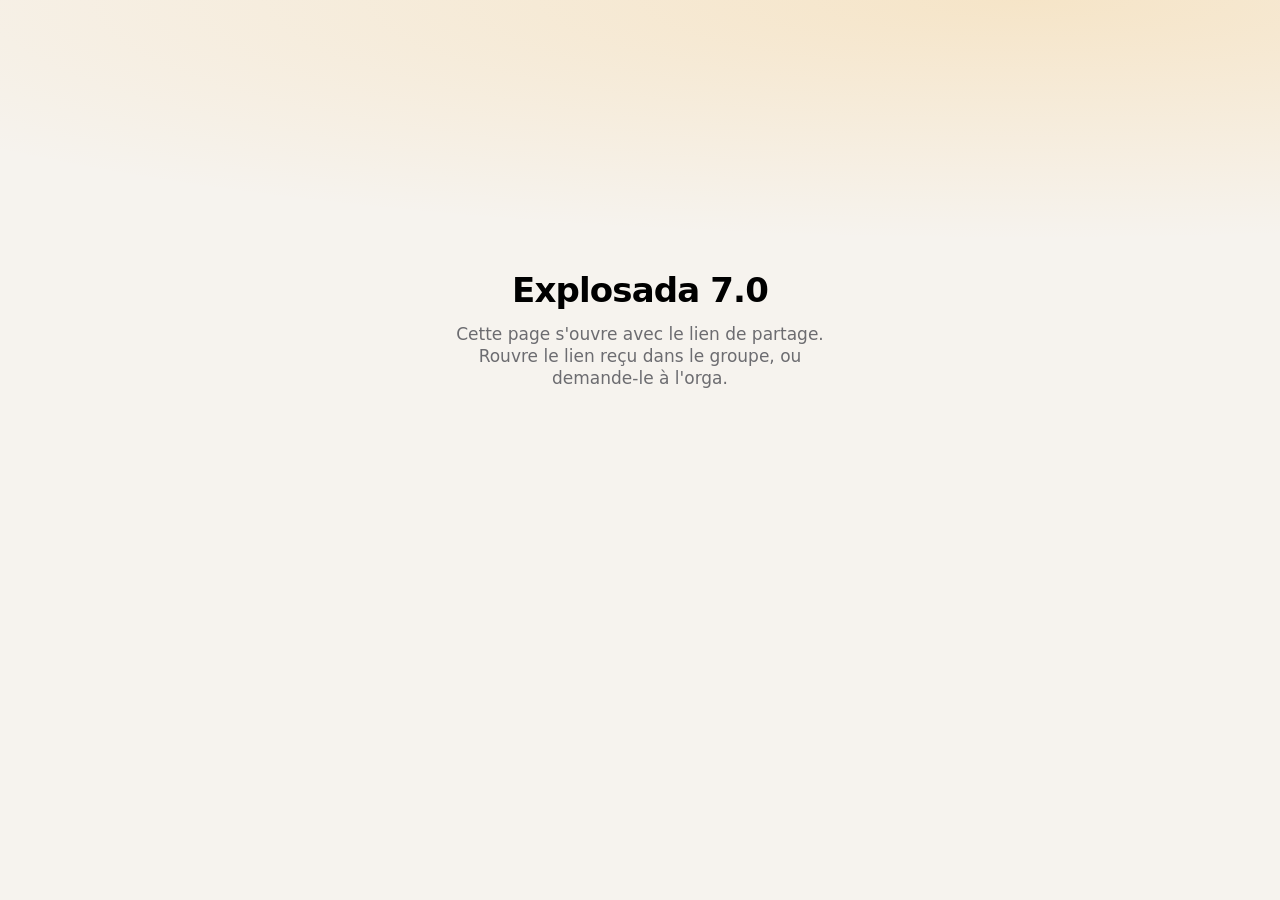
<file: index.html>
<!doctype html>
<html lang="fr">
<head>
<meta charset="utf-8">
<meta name="viewport" content="width=device-width,initial-scale=1,viewport-fit=cover,interactive-widget=resizes-content">
<title>Explosada 7.0</title>
<meta name="robots" content="noindex, nofollow">
<meta name="referrer" content="no-referrer">
<meta http-equiv="Content-Security-Policy" content="default-src 'self'; script-src 'self'; style-src 'self' https://fonts.googleapis.com; font-src https://fonts.gstatic.com; img-src 'self' https: data:; connect-src 'self' https://script.google.com https://script.googleusercontent.com; base-uri 'none'; form-action 'self'; object-src 'none'">
<meta name="color-scheme" content="light">
<meta name="theme-color" content="#f2f2f7">
<meta name="apple-mobile-web-app-title" content="Explosada">
<link rel="icon" href="data:image/svg+xml,%3Csvg xmlns='http://www.w3.org/2000/svg' viewBox='0 0 24 24'%3E%3Crect width='24' height='24' rx='6' fill='%23f59e0b'/%3E%3Cpath d='M5.5 11.5 12 6l6.5 5.5V18h-4v-4.5h-5V18h-4z' fill='none' stroke='%23fff' stroke-width='2' stroke-linejoin='round'/%3E%3C/svg%3E">
<link rel="preconnect" href="https://fonts.googleapis.com">
<link rel="preconnect" href="https://fonts.gstatic.com" crossorigin>
<link href="https://fonts.googleapis.com/css2?family=Bricolage+Grotesque:opsz,wght@12..96,700;12..96,800&display=swap" rel="stylesheet">
<link rel="stylesheet" href="style.css?v=202611081120">
</head>
<body>
<section class="lock" id="lock" hidden>
  <h1>Explosada 7.0</h1>
  <p id="lock-text">Cette page s'ouvre avec le lien de partage. Rouvre le lien reçu dans le groupe, ou demande-le à l'orga.</p>
</section>

<main class="app" id="app">
  <header class="top">
    <canvas class="sky" id="sky" aria-hidden="true"></canvas>
    <div class="title-row">
      <h1>Explosada 7.0</h1>
      <button type="button" class="avatar" id="who-btn" aria-label="Changer de prénom"></button>
    </div>
    <p class="subtitle">On cherche la maison · 31 déc. → 3 janv. · <span id="countdown"></span></p>
  </header>

  <section class="group people" aria-label="Nombre de personnes">
    <div>
      <p class="people-n"><output id="nb">35</output> personnes</p>
      <p class="people-cap" id="cap"></p>
    </div>
    <div class="stepper" id="stepper">
      <button type="button" id="less" aria-label="Une personne de moins">−</button>
      <button type="button" id="more" aria-label="Une personne de plus">+</button>
    </div>
  </section>

  <a class="group swipe-entry ins-entry" id="ins-link" href="inscription.html" hidden>
    <span class="swipe-ico" aria-hidden="true">✓</span>
    <span class="swipe-text"><b id="ins-title">Je viens !</b><small id="ins-sub"></small></span>
  </a>

  <button type="button" class="group swipe-entry" id="swipe-open" hidden>
    <span class="swipe-text"><b>Mode swipe</b><small id="swipe-sub"></small></span>
  </button>

  <div class="seg-bar"><div class="seg" id="tabs" role="group" aria-label="Lieux"></div></div>

  <div class="list-head">
    <h2 class="list-count" id="count"></h2>
    <div class="sort">
      <button type="button" class="sort-btn" id="swipe-mini" hidden>Swipe</button>
      <button type="button" class="sort-btn" id="sort-btn" aria-haspopup="menu" aria-expanded="false" aria-controls="sort-menu"></button>
      <div class="menu" id="sort-menu" role="menu" aria-label="Trier" hidden></div>
    </div>
  </div>
  <ul class="group list" id="list"><li class="empty">Chargement des lieux…</li></ul>
  <p class="list-foot" id="note"></p>

  <div class="group" id="add-group"><button type="button" class="add-row" id="add">Ajouter un lieu</button></div>

  <section class="sec" id="activity" hidden>
    <h2 class="sec-h">Dernières actions</h2>
    <div class="group" id="activity-list"></div>
  </section>

  <footer class="foot">
    <div class="group" id="sheet-group" hidden><a class="link-row" id="sheet-link" target="_blank" rel="noopener">Ouvrir le tableau Google</a></div>
    <p id="mode"></p>
    <p>Laissés de côté, trop chers : Château Lacoste (11 183 €), Domaine de Sourbil (8 854 €), Château Arize (8 544 €), Domaine 37 pers. de Saint-Élix (8 100 €).</p>
    <p>Prix relevés en ligne le 29/10/2026 pour les 3 nuits, avant négociation. Annonces relues le 30/10 : dispo, couchages, cuisine, fête, chauffage.</p>
  </footer>
</main>

<dialog class="deck" id="swipe" aria-labelledby="swipe-title">
  <div class="nav">
    <button type="button" class="nav-btn" id="swipe-close">Fermer</button>
    <h2 id="swipe-title">Swipe <span class="deck-count" id="swipe-count"></span></h2>
    <span></span>
  </div>
  <div class="deck-stack" tabindex="-1" autofocus><div class="deck-frame" id="swipe-stack"></div></div>
  <div class="deck-btns">
    <button type="button" class="round small" id="swipe-undo" aria-label="Revenir au lieu précédent"></button>
    <button type="button" class="round big nope" id="swipe-nope" aria-label="Bof : 1 étoile"></button>
    <button type="button" class="round big like" id="swipe-like" aria-label="J'adore : 5 étoiles"></button>
    <button type="button" class="round small" id="swipe-skip" aria-label="Passer sans noter"></button>
  </div>
  <p class="deck-help" id="swipe-help" hidden>À droite 5 étoiles, à gauche 1, vers le haut tu passes. Touche la photo pour la suivante.</p>
</dialog>

<dialog class="sheet" id="place" aria-label="Fiche du lieu"></dialog>

<dialog class="sheet compact" id="who" aria-labelledby="who-title">
  <form method="dialog" id="whoform" novalidate>
    <div class="nav">
      <span></span>
      <h2 id="who-title">Bienvenue</h2>
      <button type="submit" class="nav-btn strong">OK</button>
    </div>
    <div class="sheet-body">
      <p class="who-lead">C'est qui ? Ton prénom s'affiche à côté de ce que tu fais : appels, notes, avis.</p>
      <div class="group"><input class="solo" id="whoname" type="text" maxlength="30" autocomplete="given-name" autocapitalize="words" enterkeyhint="done" placeholder="Tom" aria-label="Ton prénom"></div>
      <p class="msg" id="whomsg" role="alert"></p>
      <p class="sec-f" id="who-list"></p>
    </div>
  </form>
</dialog>

<dialog class="alert" id="ask" aria-labelledby="ask-title" aria-describedby="ask-text">
  <div class="alert-body">
    <h2 id="ask-title"></h2>
    <p id="ask-text"></p>
  </div>
  <div class="alert-btns">
    <button type="button" id="ask-no" class="strong"></button>
    <button type="button" id="ask-yes"></button>
  </div>
</dialog>

<dialog class="sheet" id="dlg" aria-labelledby="add-title">
  <form method="dialog" id="addform" novalidate>
    <div class="nav">
      <button type="button" class="nav-btn" id="cancel">Annuler</button>
      <h2 id="add-title">Nouveau lieu</h2>
      <button type="submit" class="nav-btn strong" id="addok">Ajouter</button>
    </div>
    <div class="sheet-body">
      <div class="group">
        <label class="field"><span>Nom</span><input name="nom" maxlength="80" placeholder="Château de…"></label>
        <label class="field"><span>Annonce</span><input name="lien" type="url" inputmode="url" placeholder="https://…"></label>
        <label class="field"><span>Photo</span><input name="photo" type="url" inputmode="url" placeholder="lien de l'image"></label>
      </div>
      <div class="group">
        <label class="field"><span>Prix 3 nuits</span><input name="prix" type="number" min="0" step="50" inputmode="numeric" placeholder="€"></label>
        <label class="field"><span>Couchages</span><input name="couchages" maxlength="60" placeholder="36"></label>
        <label class="field"><span>Téléphone</span><input name="tel" type="tel" maxlength="40" placeholder="05…"></label>
      </div>
      <div class="group">
        <label class="field toggle"><span>Libre en ligne<small>Pas besoin d'appeler</small></span><input name="enligne" type="checkbox" role="switch"></label>
      </div>
      <p class="msg" id="addmsg" role="alert"></p>
    </div>
  </form>
</dialog>

<div class="toast" id="toast" role="status" aria-live="polite"></div>
<script src="config.js?v=202611081120"></script>
<script src="data.js?v=202611081120"></script>
<script src="sky.js?v=202611081120"></script>
<script src="swipe.js?v=202611081120"></script>
<script src="app.js?v=202611081120"></script>
</body>
</html>
</file>
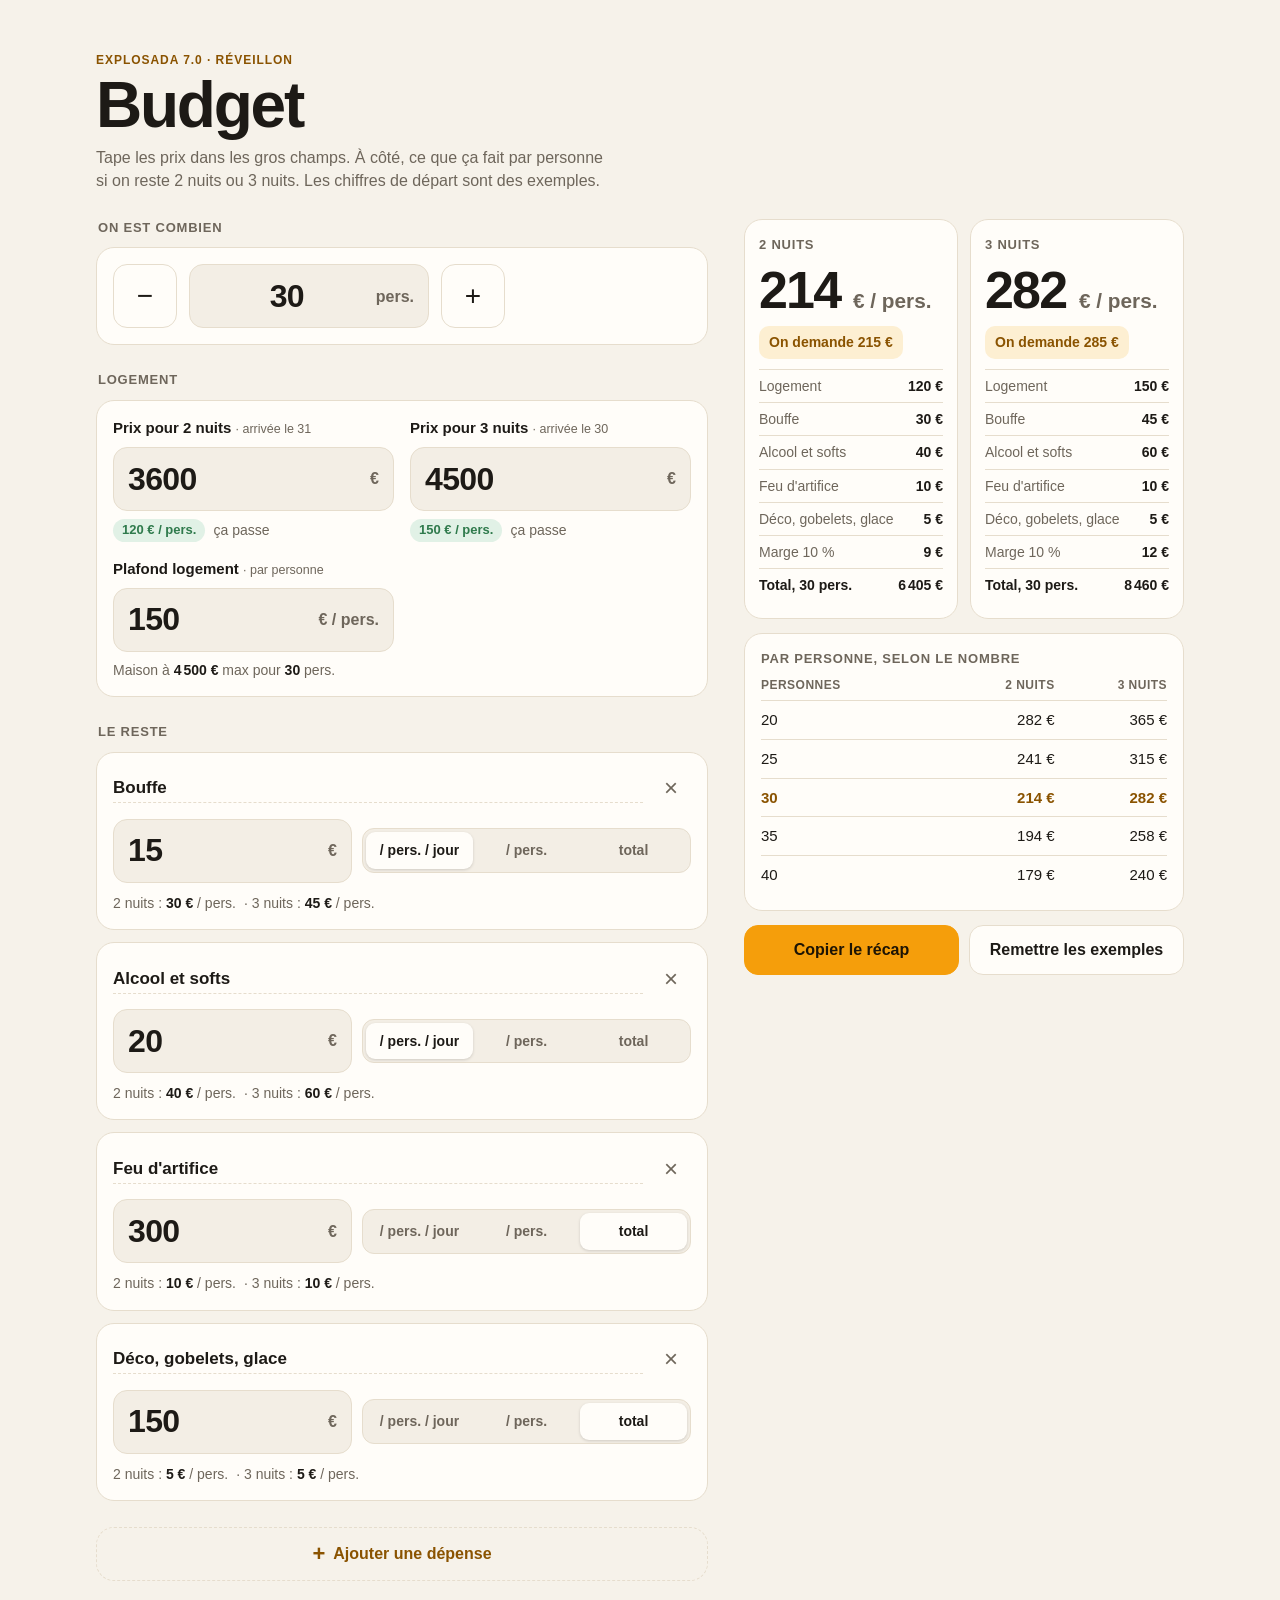
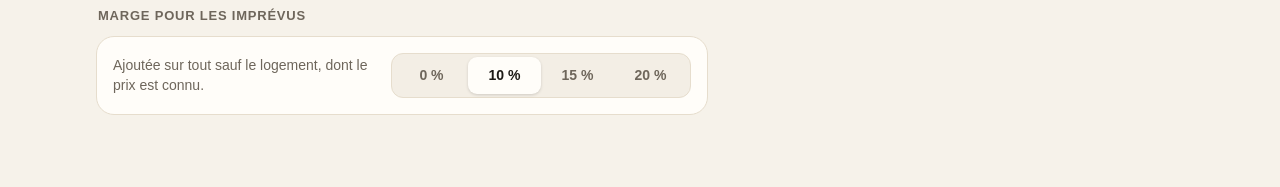
<file: budget/index.html>
<!doctype html>
<html lang="fr">
<head>
<meta charset="utf-8">
<meta name="viewport" content="width=device-width, initial-scale=1, viewport-fit=cover">
<meta http-equiv="Content-Security-Policy" content="default-src 'self'; script-src 'self'; style-src 'self' https://fonts.googleapis.com; font-src https://fonts.gstatic.com; img-src 'self' data:; connect-src 'none'; base-uri 'none'; form-action 'none'; object-src 'none'">
<meta name="referrer" content="no-referrer">
<meta name="robots" content="noindex">
<meta name="theme-color" media="(prefers-color-scheme: light)" content="#f6f2ea">
<meta name="theme-color" media="(prefers-color-scheme: dark)" content="#15120f">
<meta name="color-scheme" content="light dark">
<title>Budget Explosada</title>
<link rel="preconnect" href="https://fonts.googleapis.com">
<link rel="preconnect" href="https://fonts.gstatic.com" crossorigin>
<link href="https://fonts.googleapis.com/css2?family=Bricolage+Grotesque:opsz,wght@12..96,600..800&display=swap" rel="stylesheet">
<link rel="stylesheet" href="style.css?v=1">
</head>
<body>
<main class="wrap">
  <header>
    <p class="eyebrow">Explosada 7.0 · réveillon</p>
    <h1>Budget</h1>
    <p class="lede">Tape les prix dans les gros champs. À côté, ce que ça fait par personne si on reste 2 nuits ou 3 nuits. Les chiffres de départ sont des exemples.</p>
  </header>

  <div class="grid">
    <form class="form" id="form" autocomplete="off">
      <section class="sec">
        <h2>On est combien</h2>
        <div class="card people">
          <button type="button" class="ic" data-step="-1" aria-label="Une personne de moins">−</button>
          <div class="box"><input id="n" inputmode="numeric" aria-label="Nombre de personnes"><span class="suf">pers.</span></div>
          <button type="button" class="ic" data-step="1" aria-label="Une personne de plus">+</button>
        </div>
      </section>

      <section class="sec">
        <h2>Logement</h2>
        <div class="card tiles">
          <div class="tile">
            <label for="log2">Prix pour 2 nuits <small>· arrivée le 31</small></label>
            <div class="box"><input id="log2" inputmode="decimal" placeholder="0"><span class="suf">€</span></div>
            <div class="res" id="res2"></div>
          </div>
          <div class="tile">
            <label for="log3">Prix pour 3 nuits <small>· arrivée le 30</small></label>
            <div class="box"><input id="log3" inputmode="decimal" placeholder="0"><span class="suf">€</span></div>
            <div class="res" id="res3"></div>
          </div>
          <div class="tile">
            <label for="plafond">Plafond logement <small>· par personne</small></label>
            <div class="box"><input id="plafond" inputmode="decimal"><span class="suf">€ / pers.</span></div>
            <div class="res" id="resmax"></div>
          </div>
        </div>
      </section>

      <section class="sec">
        <h2>Le reste</h2>
        <div class="items" id="items"></div>
      </section>

      <button type="button" class="add" id="add"><span aria-hidden="true">+</span> Ajouter une dépense</button>

      <section class="sec">
        <h2>Marge pour les imprévus</h2>
        <div class="card marge">
          <p>Ajoutée sur tout sauf le logement, dont le prix est connu.</p>
          <div class="seg" id="marge" role="group" aria-label="Marge"></div>
        </div>
      </section>
    </form>

    <aside class="out" id="detail" aria-live="polite">
      <div class="duo" id="duo"></div>
      <div class="panel">
        <p class="k">Par personne, selon le nombre</p>
        <table class="cmp" id="cmp"></table>
      </div>
      <div class="acts">
        <button type="button" class="btn primary" id="copy">Copier le récap</button>
        <button type="button" class="btn" id="reset">Remettre les exemples</button>
      </div>
      <textarea class="fallback" id="fallback" readonly hidden aria-label="Récap à copier"></textarea>
    </aside>
  </div>
</main>

<div class="dock" aria-hidden="true">
  <div><div class="dk">2 nuits</div><div class="dv" id="dock2"></div></div>
  <div><div class="dk">3 nuits</div><div class="dv" id="dock3"></div></div>
  <a href="#detail">Détail</a>
</div>
<script src="app.js?v=1"></script>
</body>
</html>
</file>
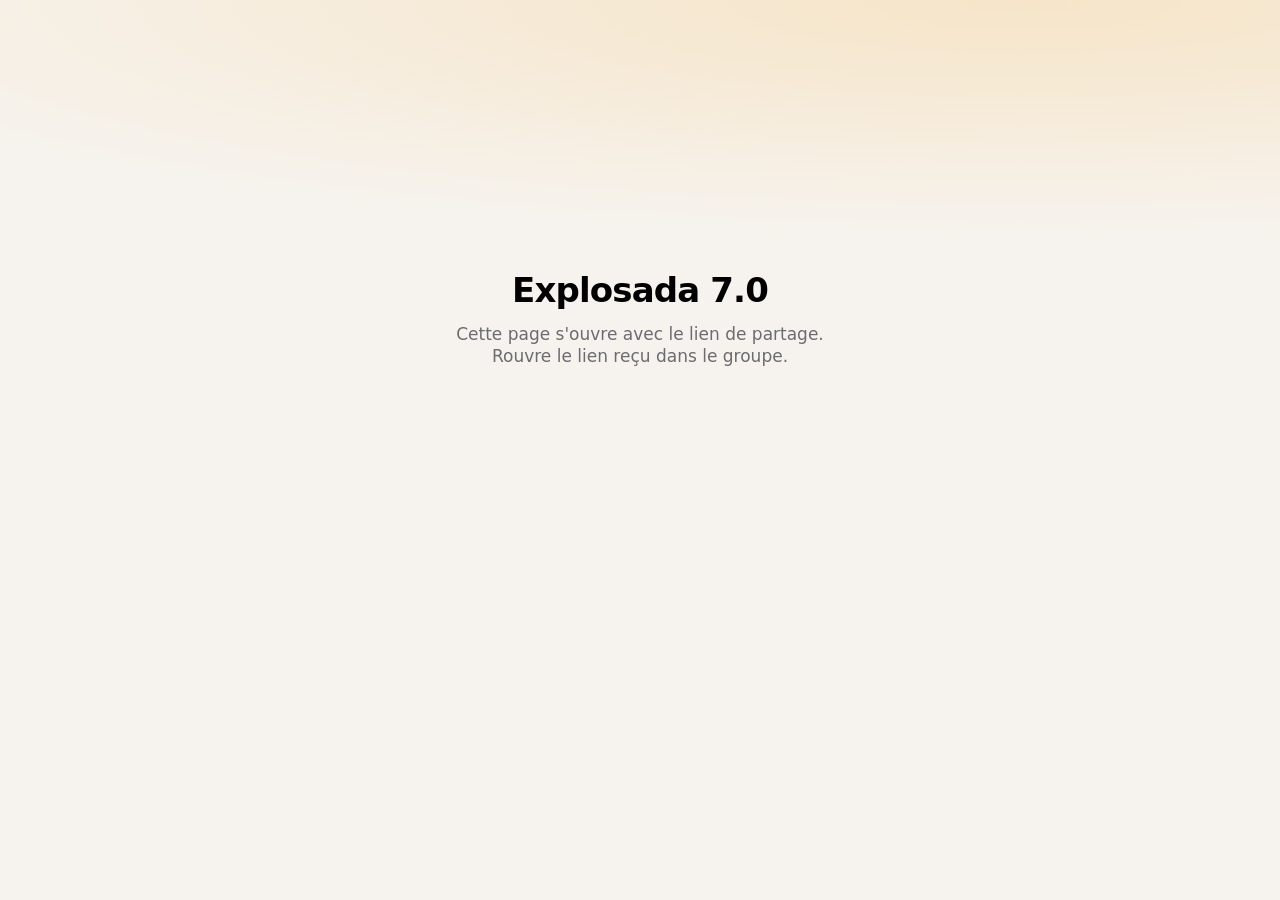
<file: inscription.html>
<!doctype html>
<html lang="fr">
<head>
<meta charset="utf-8">
<meta name="viewport" content="width=device-width,initial-scale=1,viewport-fit=cover,interactive-widget=resizes-content">
<title>Explosada 7.0 · Inscription</title>
<meta name="robots" content="noindex, nofollow">
<meta name="referrer" content="no-referrer">
<meta http-equiv="Content-Security-Policy" content="default-src 'self'; script-src 'self'; style-src 'self' https://fonts.googleapis.com; font-src https://fonts.gstatic.com; img-src 'self' https: data:; connect-src 'self' https://script.google.com https://script.googleusercontent.com; base-uri 'none'; form-action 'self'; object-src 'none'">
<meta name="color-scheme" content="light">
<meta name="theme-color" content="#f2f2f7">
<link rel="icon" href="data:image/svg+xml,%3Csvg xmlns='http://www.w3.org/2000/svg' viewBox='0 0 24 24'%3E%3Crect width='24' height='24' rx='6' fill='%23f59e0b'/%3E%3Cpath d='M5.5 11.5 12 6l6.5 5.5V18h-4v-4.5h-5V18h-4z' fill='none' stroke='%23fff' stroke-width='2' stroke-linejoin='round'/%3E%3C/svg%3E">
<link rel="preconnect" href="https://fonts.googleapis.com">
<link rel="preconnect" href="https://fonts.gstatic.com" crossorigin>
<link href="https://fonts.googleapis.com/css2?family=Bricolage+Grotesque:opsz,wght@12..96,700;12..96,800&display=swap" rel="stylesheet">
<link rel="stylesheet" href="style.css?v=202611081120">
</head>
<body>
<section class="lock" id="lock" hidden>
  <h1>Explosada 7.0</h1>
  <p id="lock-text">Cette page s'ouvre avec le lien de partage. Rouvre le lien reçu dans le groupe.</p>
</section>

<main class="app" id="app">
  <header class="top">
    <h1>Explosada 7.0</h1>
    <p class="subtitle">31 déc. → 3 janv. · <span id="count-top"></span></p>
  </header>

  <section class="ins-hero group">
    <p class="ins-big">Tu viens ?</p>
    <p class="ins-lead">On a voté pour la maison. Pour la réserver, il faut savoir qui vient vraiment : inscris-toi ici, ça prend 30 secondes.</p>
    <ul class="ins-facts">
      <li><b>Logement</b><span id="price"></span></li>
      <li><b>Avant le</b><span id="deadline"></span></li>
      <li><b>Ensuite</b><span>tu passes dans la conv d'orga, où on te demandera ta part.</span></li>
    </ul>
  </section>

  <form id="form" novalidate>
    <h2 class="sec-h ins-sec">Toi</h2>
    <div class="group">
      <label class="field"><span>Prénom</span><input name="prenom" maxlength="30" autocomplete="given-name" autocapitalize="words" placeholder="Tom"></label>
      <label class="field"><span>Nom</span><input name="nom" maxlength="40" autocomplete="family-name" autocapitalize="words" placeholder="Martin"></label>
      <label class="field"><span>Insta</span><input name="insta" maxlength="40" autocapitalize="off" autocorrect="off" spellcheck="false" placeholder="@pseudo, pour la conv d'orga"></label>
    </div>

    <h2 class="sec-h ins-sec">Les nuits où tu dors là</h2>
    <div class="group" id="nights"></div>

    <h2 class="sec-h ins-sec">Ton engagement</h2>
    <label class="group ins-engage">
      <input type="checkbox" name="engage">
      <span id="engage-text"></span>
    </label>

    <p class="msg" id="msg" role="alert"></p>
    <button type="submit" class="deck-cta ins-submit" id="submit">Je viens !</button>
    <p class="sec-f ins-foot">Tu ramènes un pote qui n'est pas dans la conv ? Envoie-lui ce lien : chacun remplit le sien.</p>
  </form>

  <section class="ins-done group" id="done" hidden>
    <p class="ins-big">C'est noté 🎆</p>
    <p class="ins-lead" id="done-text"></p>
    <button type="button" class="text-btn" id="edit">Modifier mon inscription</button>
  </section>

  <p class="list-foot"><a id="back" class="ins-back">← Retour aux lieux</a></p>
</main>

<div class="toast" id="toast" role="status" aria-live="polite"></div>
<script src="config.js?v=202611081120"></script>
<script src="data.js?v=202611081120"></script>
<script src="inscription.js?v=202611081120"></script>
</body>
</html>
</file>
<file: style.css>
/* Couleurs et matières à la manière d'iOS, en clair seulement : fond groupé, cellules blanches.
   L'ambre des fenêtres allumées sert aux actions : foncé pour le texte (lisible sur blanc), vif pour les boutons pleins. */
:root{
  color-scheme:light;
  --bg:#f6f3ee;--card:#fff;--sheet:#f6f3ee;--cell:#fff;
  --label:#000;--label2:#6c6c70;--label3:#c4c4c7;
  --sep:rgba(60,60,67,.2);--fill:rgba(118,118,128,.12);--fill2:rgba(118,118,128,.2);--press:rgba(0,0,0,.05);
  --seg-on:#fff;--bar:rgba(246,243,238,.82);
  --tint:#b45309;--tint-bg:rgba(245,158,11,.16);--fire:#f59e0b;--on-fire:#1f1300;
  --green:#1e7b34;--orange:#b25000;--red:#d70015;--blue:#0066cc;--gray:#636366;--star:#f59e0b;
  --green-bg:rgba(52,199,89,.16);--orange-bg:rgba(255,149,0,.16);--red-bg:rgba(255,59,48,.12);--blue-bg:rgba(0,122,255,.12);--gray-bg:rgba(118,118,128,.14);
  --display:"Bricolage Grotesque",-apple-system,BlinkMacSystemFont,system-ui,sans-serif;
  --font:-apple-system,BlinkMacSystemFont,"SF Pro Text","Segoe UI Variable Text","Segoe UI",system-ui,Roboto,"Helvetica Neue",Arial,sans-serif;
  --ease:cubic-bezier(.32,.72,0,1);
  --ease-out:cubic-bezier(.23,1,.32,1);
}

*,*::before,*::after{box-sizing:border-box}
html{-webkit-text-size-adjust:100%;text-size-adjust:100%}
body{margin:0;background:radial-gradient(130% 300px at 80% 0,rgba(245,158,11,.17),rgba(245,158,11,.05) 55%,transparent 80%) no-repeat var(--bg);color:var(--label);font:17px/1.3 var(--font);-webkit-font-smoothing:antialiased;-webkit-tap-highlight-color:transparent;overflow-x:hidden}
button,input,select,textarea{font:inherit;color:inherit}
button{cursor:pointer}
/* les commandes réagissent tout de suite au doigt et ne se sélectionnent pas à l'appui long ; le texte, lui, reste copiable */
button,a,.seg-btn{touch-action:manipulation;-webkit-user-select:none;user-select:none;-webkit-touch-callout:none}
button:disabled{cursor:default;opacity:.35}
:focus-visible{outline:2px solid var(--tint);outline-offset:2px}
::selection{background:rgba(245,158,11,.3)}
input,textarea{caret-color:var(--tint)}
html{scrollbar-color:var(--label3) transparent}
.row-sub,.v,.log-time,.list-count,.cell-input{font-variant-numeric:tabular-nums}
.sr{position:absolute;width:1px;height:1px;overflow:hidden;clip:rect(0 0 0 0);white-space:nowrap}

.green{color:var(--green)}.orange{color:var(--orange)}.red{color:var(--red)}.blue{color:var(--blue)}.gray{color:var(--gray)}

/* ---------- écran sans lien de partage ---------- */
.lock h1{font-family:var(--display)}
.lock{max-width:420px;margin:0 auto;padding:30vh 24px 0;text-align:center}
.lock p{margin:12px 0 0;color:var(--label2)}
[hidden]{display:none!important}

/* ---------- page ---------- */
.app{max-width:680px;margin:0 auto;padding:0 16px calc(24px + env(safe-area-inset-bottom))}
.top{position:relative;padding-top:calc(28px + env(safe-area-inset-top))}
/* les feux d'artifice tramés : sous l'en-tête, ils ne visent que la place libre à droite du titre (sky.js) */
.sky{position:absolute;top:0;left:-16px;width:calc(100% + 32px);height:100%;image-rendering:pixelated;pointer-events:none}
.title-row,.subtitle{position:relative}
#countdown{display:inline-block;white-space:nowrap;padding:0 7px;border-radius:999px;background:var(--tint-bg);color:var(--tint);font-weight:600;font-size:13px;line-height:20px;font-variant-numeric:tabular-nums}
.title-row{display:flex;align-items:center;gap:12px}
.title-row .avatar{margin-left:auto;background:#dcdce1}
h1{margin:0;font-family:var(--display);font-size:34px;line-height:41px;font-weight:700;letter-spacing:-.025em}
.subtitle{margin:4px 0 0;font-size:15px;color:var(--label2)}
.avatar{flex:none;width:36px;height:36px;border-radius:50%;border:0;background:var(--fill2);display:grid;place-items:center;font-size:17px;font-weight:600}

.group{background:var(--card);border-radius:12px;overflow:hidden}
/* hors des fenêtres, les cartes se posent sur le fond : un trait de lumière en haut, une ombre chaude et large dessous */
.app .group{box-shadow:0 0 0 .5px rgba(80,50,0,.07),0 1px 2px rgba(80,50,0,.05),0 10px 28px -14px rgba(120,70,0,.22)}
.app>.group{margin-top:20px}

.people{margin-top:20px;display:flex;align-items:center;justify-content:space-between;gap:12px;padding:14px 16px}
.people-n{margin:0;font-size:17px}
.people-n output{font-family:var(--display);font-size:34px;line-height:40px;font-weight:700;font-variant-numeric:tabular-nums;margin-right:2px}
.people-cap{margin:2px 0 0;font-size:13px;color:var(--label2)}
.stepper{flex:none;display:flex;background:var(--fill);border-radius:9px;overflow:hidden}
.stepper button{width:48px;height:34px;border:0;background:none;font-size:24px;line-height:1;font-weight:400}
.stepper button+button{border-left:1px solid var(--sep)}
.stepper button:active{background:var(--fill2)}

/* ---------- contrôle segmenté, collant ---------- */
.seg-bar{position:sticky;top:0;z-index:5;margin:16px -16px 0;padding:8px 16px;background:var(--bar);-webkit-backdrop-filter:saturate(180%) blur(20px);backdrop-filter:saturate(180%) blur(20px)}
.seg{display:grid;grid-template-columns:repeat(4,1fr);background:var(--fill);border-radius:9px;padding:2px}
.seg-btn{height:30px;border:0;border-radius:7px;background:none;font-size:13px;font-weight:500;white-space:nowrap;transition:background .2s var(--ease),transform .12s var(--ease-out)}
.seg-btn{display:inline-flex;align-items:center;justify-content:center;gap:4px;padding:0 2px;min-width:0}
.seg-n{min-width:16px;height:16px;padding:0 4px;border-radius:8px;background:rgba(0,0,0,.08);font-size:11px;font-weight:600;line-height:16px;font-variant-numeric:tabular-nums;color:var(--label2)}
.seg-btn[aria-pressed="true"]{background:var(--seg-on);font-weight:600;box-shadow:0 3px 8px rgba(0,0,0,.12),0 3px 1px rgba(0,0,0,.04)}

.list-head{display:flex;align-items:center;justify-content:space-between;gap:12px;padding:18px 16px 8px}
.list-count{margin:0;font-size:13px;font-weight:400;text-transform:uppercase;letter-spacing:.02em;color:var(--label2)}
.list-foot{margin:0;padding:8px 16px 0;font-size:13px;line-height:1.35;color:var(--label2)}
.list-foot:empty{display:none}

/* menu de tri, dessiné comme les menus d'iOS plutôt que la liste du système */
.sort{position:relative;display:flex;gap:8px}
#swipe-mini{gap:5px;padding:0 12px 0 10px}
.sort-btn{display:inline-flex;align-items:center;gap:3px;height:30px;padding:0 9px 0 12px;border:0;border-radius:999px;background:var(--fill);color:var(--label);font-size:13px;font-weight:600}
.sort-btn svg{color:var(--label2)}
.sort-btn:active,.sort-btn[aria-expanded="true"]{background:var(--fill2)}
.menu{position:absolute;z-index:20;top:calc(100% + 6px);right:0;width:230px;border-radius:13px;background:rgba(249,249,251,.97);-webkit-backdrop-filter:blur(24px);backdrop-filter:blur(24px);box-shadow:0 12px 40px rgba(0,0,0,.16),0 0 0 .5px rgba(0,0,0,.1);overflow:hidden;transform-origin:top right;animation:menu-in .18s var(--ease-out)}
.menu-item{position:relative;display:flex;align-items:center;gap:8px;width:100%;min-height:44px;padding:10px 16px 10px 12px;border:0;background:none;font-size:17px;text-align:left}
.menu-item+.menu-item::before{content:"";position:absolute;top:0;left:0;right:0;height:1px;background:var(--sep);transform:scaleY(.6)}
.menu-item:active{background:var(--press)}
.menu-item .check{flex:none;width:18px;display:grid;visibility:hidden}
.menu-item[aria-checked="true"] .check{visibility:visible}
.menu-item small{display:block;font-size:13px;color:var(--label2)}
@keyframes menu-in{from{opacity:0;transform:scale(.95)}}
@media (prefers-reduced-motion:reduce){.menu{animation:none}}

/* ---------- liste des lieux ---------- */
.list{list-style:none;margin:0;padding:0}
.row{position:relative;display:flex;align-items:center}
.row+.row::before{content:"";position:absolute;top:0;left:92px;right:0;height:1px;background:var(--sep);transform:scaleY(.6)}
.row-main{flex:1;min-width:0;display:flex;align-items:center;gap:12px;padding:12px 12px 12px 16px;border:0;background:none;text-align:left}
.row-main:active{background:var(--press)}
.thumb{flex:none;width:64px;height:64px;border-radius:12px;object-fit:cover;background:var(--fill);outline:.5px solid rgba(0,0,0,.12);outline-offset:-.5px}
.thumb.none{display:grid;place-items:center;color:var(--label2)}
.row-text{flex:1;min-width:0;display:flex;flex-direction:column;gap:2px}
.row-title{font-family:var(--display);font-weight:700;letter-spacing:-.01em;line-height:22px;display:-webkit-box;-webkit-line-clamp:2;-webkit-box-orient:vertical;overflow:hidden}
.row-sub{font-size:15px;color:var(--label2);white-space:nowrap;overflow:hidden;text-overflow:ellipsis}
.row-sub span{font-weight:500}
.row-foot{display:flex;align-items:center;gap:6px;margin-top:3px;font-size:13px;color:var(--label2)}
.who.tint{color:var(--tint);font-weight:500}
.row-avg{flex:none;display:flex;align-items:center;gap:3px;font-size:13px;color:var(--label2);font-variant-numeric:tabular-nums}
.row-avg svg{color:var(--star);fill:currentColor;stroke:none}
.chev{flex:none;color:var(--label3);display:flex}
.row:has(.row-call) .chev{display:none}
.row-call{flex:none;width:44px;height:44px;margin-right:12px;border:0;border-radius:50%;background:var(--fire);color:var(--on-fire);display:grid;place-items:center}
.row-call.taken{background:var(--fill);color:var(--label2)}
.row-call:active{background:var(--fill2)}
.empty{padding:28px 16px;text-align:center;color:var(--label2)}

.pill{display:inline-block;padding:2px 8px;border-radius:999px;font-size:12px;font-weight:600;line-height:16px}
.pill.green{background:var(--green-bg)}.pill.orange{background:var(--orange-bg)}.pill.red{background:var(--red-bg)}.pill.blue{background:var(--blue-bg)}.pill.gray{background:var(--gray-bg)}

.add-row{width:100%;display:flex;align-items:center;gap:12px;padding:12px 16px;border:0;background:none;color:var(--tint);font-size:17px;text-align:left}
.add-row::before{content:"+";width:24px;height:24px;border-radius:50%;background:var(--fire);color:var(--on-fire);display:grid;place-items:center;font-size:20px;line-height:1;font-weight:500}
.add-row:active{background:var(--press)}

.app>.sec{margin-top:28px}
.foot{padding:4px 0 24px;font-size:13px;color:var(--label2)}
.foot .group{margin:20px 0 4px}
.foot p{margin:10px 16px 0}
.foot p:empty{display:none}
.link-row{display:block;padding:12px 16px;color:var(--tint);text-decoration:none;font-size:17px}

/* ---------- feuilles (dialog) ---------- */
dialog.sheet{position:fixed;inset:auto 0 0;margin:0 auto;width:100%;max-width:680px;max-height:calc(100dvh - 40px);padding:0;border:0;border-radius:14px 14px 0 0;background:var(--sheet);color:var(--label);overflow:hidden}
dialog.sheet[open]{display:flex;flex-direction:column;animation:sheet-up .42s var(--ease)}
dialog.sheet::backdrop{background:rgba(0,0,0,.4);animation:fade .3s ease}
#place{height:calc(100dvh - 40px)}
#place::before{content:"";position:absolute;z-index:3;top:6px;left:50%;width:36px;height:5px;margin-left:-18px;border-radius:3px;background:rgba(150,150,155,.6);pointer-events:none}
.sheet .group{background:var(--cell)}
.scroll{flex:1;overflow-y:auto;overscroll-behavior:contain}
.sheet-body{padding:16px 16px calc(32px + env(safe-area-inset-bottom))}
@keyframes sheet-up{from{transform:translateY(100%)}}
@keyframes fade{from{opacity:0}}
@media (min-width:720px){
  dialog.sheet{inset:0;margin:auto;width:560px;max-height:86vh;border-radius:14px}
  #place{height:86vh}
  dialog.sheet[open]{animation:pop .3s var(--ease)}
  @keyframes pop{from{transform:scale(.96);opacity:0}}
}
@media (prefers-reduced-motion:reduce){dialog.sheet[open],dialog.sheet::backdrop{animation:none}}

.close{position:absolute;z-index:4;top:14px;right:14px;width:30px;height:30px;border:0;border-radius:50%;background:rgba(0,0,0,.45);-webkit-backdrop-filter:blur(12px);backdrop-filter:blur(12px);color:#fff;display:grid;place-items:center}

.nav{display:grid;grid-template-columns:1fr auto 1fr;align-items:center;gap:8px;padding:16px 16px 6px}
.nav h2{margin:0;font-size:17px;font-weight:600}
.nav-btn{justify-self:start;border:0;background:none;padding:4px 0;color:var(--tint);font-size:17px}
.nav>:last-child{justify-self:end}
.nav-btn.strong{font-weight:600}

/* ---------- fiche d'un lieu ---------- */
.hero{position:relative;display:block;aspect-ratio:16/10;background:var(--fill);overflow:hidden}
.hero img{display:block;width:100%;height:100%;object-fit:cover}
.hero-none{height:100%;display:grid;place-items:center;color:var(--label2)}
.hero-go{position:absolute;left:12px;bottom:12px;display:inline-flex;align-items:center;gap:6px;padding:7px 12px;border-radius:999px;background:rgba(0,0,0,.5);-webkit-backdrop-filter:blur(12px);backdrop-filter:blur(12px);color:#fff;font-size:13px;font-weight:600}
.place-title{margin:2px 0 4px;font-family:var(--display);font-size:28px;line-height:32px;font-weight:700;letter-spacing:-.02em}
.place-sub{margin:0;font-size:15px;color:var(--label2)}
.place-info{margin:10px 0 0;font-size:15px;line-height:1.4}

.actions{display:flex;gap:8px;margin-top:16px}
.act{flex:1;display:flex;flex-direction:column;align-items:center;gap:4px;padding:10px 8px 9px;border:0;border-radius:12px;background:var(--cell);color:var(--tint);font-size:13px;font-weight:600;text-decoration:none}
.act.primary{background:var(--fire);color:var(--on-fire)}
.act:active{opacity:.85}

.result{margin-top:16px;padding:16px;border-radius:12px;background:var(--cell);box-shadow:inset 0 0 0 2px var(--fire)}
.result h3{margin:0 0 12px;font-size:17px;font-weight:600}
.result-grid{display:grid;grid-template-columns:1fr 1fr;gap:8px}
.result-btn{padding:14px 8px;border:0;border-radius:10px;font-size:15px;font-weight:600}
.result-btn.green{background:var(--green-bg)}.result-btn.red{background:var(--red-bg)}.result-btn.gray{background:var(--gray-bg)}.result-btn.orange{background:var(--orange-bg)}
.text-btn{display:block;width:100%;margin-top:8px;padding:8px;border:0;background:none;color:var(--tint);font-size:15px}

.sec{margin-top:28px}
.sec-h{margin:0;padding:0 16px 7px;font-size:13px;font-weight:400;text-transform:uppercase;letter-spacing:.02em;color:var(--label2)}
.sec-f{margin:0;padding:7px 16px 0;font-size:13px;color:var(--label2)}
.sheet-body>.group{margin-top:28px}

.cell{position:relative;display:flex;align-items:center;justify-content:space-between;gap:12px;min-height:44px;padding:10px 16px}
.cell+.cell::before{content:"";position:absolute;top:0;left:16px;right:0;height:1px;background:var(--sep);transform:scaleY(.6)}
.k{flex:none}
.k.wrap{flex:1;font-size:15px}
.v{min-width:0;display:flex;align-items:center;gap:10px;color:var(--label2);text-align:right}
.strong{font-weight:600}
.cell-input{min-width:0;width:50%;border:0;background:none;text-align:right;color:var(--label);outline:none;-moz-appearance:textfield;appearance:textfield}
.cell-input::-webkit-inner-spin-button,.cell-input::-webkit-outer-spin-button{-webkit-appearance:none;margin:0}
.cell-input::placeholder,.cell-notes::placeholder,.field input::placeholder,.solo::placeholder{color:var(--label2);opacity:.75}
.select-wrap{display:flex;align-items:center;gap:4px;color:var(--label2)}
.cell-select{appearance:none;-webkit-appearance:none;border:0;background:none;padding:0;color:var(--label2);text-align:right;text-align-last:right;cursor:pointer}
.cell-select option{color:initial}
.cell.stack{padding:0}
.cell-notes{display:block;width:100%;min-height:92px;padding:12px 16px;border:0;background:none;line-height:1.35;resize:vertical;outline:none}
.mini{border:0;border-radius:999px;padding:6px 12px;background:var(--fill);font-size:15px;font-weight:500}
.mini.tint{background:var(--fire);color:var(--on-fire);font-weight:600}

.stars{display:flex;gap:2px;margin-right:-6px}
.stars button{border:0;background:none;padding:6px;color:var(--label3);display:grid}
.stars button.on{color:var(--star)}
.stars button.on svg,.mini-stars .on svg{fill:currentColor}
.mini-stars{display:flex;gap:1px;color:var(--label3)}
.mini-stars .on{color:var(--star)}
.mini-stars span{display:grid}

.cell-link{min-width:0;display:flex;align-items:center;gap:10px;border:0;background:none;padding:0;color:var(--tint);text-decoration:none;font-size:17px;overflow:hidden;text-overflow:ellipsis;white-space:nowrap}
.copy{flex:none;width:36px;height:36px;margin-right:-8px;border:0;background:none;color:var(--tint);display:grid;place-items:center}
.row-btn{width:100%;padding:12px 16px;border:0;background:none;font-size:17px}
.row-btn.danger{color:var(--red)}
.row-btn.tint{color:var(--tint)}
.row-btn:active{background:var(--press)}

/* ---------- formulaires ---------- */
.field{position:relative;display:flex;align-items:center;gap:12px;min-height:44px;padding:0 16px}
.field+.field::before{content:"";position:absolute;top:0;left:16px;right:0;height:1px;background:var(--sep);transform:scaleY(.6)}
.field>span{flex:none;width:112px}
.field input:not([type=checkbox]){flex:1;min-width:0;padding:11px 0;border:0;background:none;outline:none}
.sheet-body>.group+.group{margin-top:28px}
.toggle{justify-content:space-between;padding:8px 16px}
.toggle>span{width:auto;display:flex;flex-direction:column}
.toggle small{font-size:13px;color:var(--label2)}
.toggle input{flex:none;appearance:none;-webkit-appearance:none;position:relative;width:51px;height:31px;margin:0;border-radius:999px;background:var(--fill2);transition:background .2s ease;cursor:pointer}
.toggle input::before{content:"";position:absolute;top:2px;left:2px;width:27px;height:27px;border-radius:50%;background:#fff;box-shadow:0 3px 8px rgba(0,0,0,.15),0 3px 1px rgba(0,0,0,.06);transition:transform .25s var(--ease)}
.toggle input:checked{background:#34c759}
.toggle input:checked::before{transform:translateX(20px)}
.msg{margin:12px 16px 0;font-size:15px;color:var(--red)}
.msg:empty{display:none}
.solo{display:block;width:100%;padding:12px 16px;border:0;background:none;outline:none}
dialog.compact .sheet-body{padding-top:12px}

/* ---------- journal ---------- */
.log{align-items:baseline;font-size:15px}
.log-text{min-width:0;line-height:1.35}
.log-text b{font-weight:600}
.log-place{color:var(--label2)}
.log-time{flex:none;font-size:13px;color:var(--label2);font-variant-numeric:tabular-nums}
.busy{margin:14px 0 0;padding:12px 14px;border-radius:12px;background:var(--tint-bg);font-size:15px;line-height:1.35}
.who-lead{margin:0 4px 16px;font-size:15px;line-height:1.4;color:var(--label2)}

/* ---------- alerte façon iOS ---------- */
dialog.alert{width:290px;max-width:calc(100vw - 48px);padding:0;border:0;border-radius:14px;background:rgba(246,246,248,.97);-webkit-backdrop-filter:blur(20px);backdrop-filter:blur(20px);color:var(--label);text-align:center;overflow:hidden}
dialog.alert::backdrop{background:rgba(0,0,0,.35)}
.alert-body{padding:20px 16px 18px}
.alert h2{margin:0;font-size:17px;font-weight:600;line-height:22px}
.alert p{margin:6px 0 0;font-size:13px;line-height:18px}
.alert-btns{display:flex;flex-direction:column}
.alert-btns button{min-height:44px;padding:10px 16px;border:0;border-top:1px solid var(--sep);background:none;color:var(--tint);font-size:17px}
.alert-btns button:active{background:var(--press)}
.alert-btns .strong{font-weight:600}

/* ---------- message furtif ---------- */
.toast{position:fixed;z-index:50;left:50%;bottom:calc(28px + env(safe-area-inset-bottom));transform:translate(-50%,16px);opacity:0;pointer-events:none;padding:10px 18px;border-radius:999px;background:rgba(28,28,30,.92);color:#fff;font-size:15px;font-weight:500;width:max-content;max-width:calc(100vw - 32px);text-align:center;transition:opacity .25s ease,transform .35s var(--ease)}
.toast.show{opacity:1;transform:translate(-50%,0)}

/* ---------- appui ---------- */
/* les boutons détachés s'enfoncent un peu sous le doigt ; les lignes de liste, elles, se grisent comme sur iOS */
.stepper button,.act,.result-btn,.sort-btn,.mini,.avatar,.row-call,.hero-go,.close,.copy{transition:transform .12s var(--ease-out)}
.stepper button:active,.act:active,.result-btn:active,.sort-btn:active,.mini:active,.avatar:active,.row-call:active,.hero-go:active,.close:active,.copy:active,.seg-btn:active{transform:scale(.97)}
.stepper button:active{transform:scale(.92)}
@media (prefers-reduced-motion:reduce){.stepper button,.act,.result-btn,.sort-btn,.mini,.avatar,.row-call,.hero-go,.close,.copy,.seg-btn{transition:none}}

/* ---------- mode swipe ---------- */
.swipe-entry{width:100%;display:flex;align-items:center;gap:12px;padding:12px 12px 12px 16px;border:0;text-align:left;color:var(--label)}
.swipe-ico{flex:none;width:40px;height:40px;border-radius:10px;display:grid;place-items:center;background:var(--fire);color:var(--on-fire)}
.swipe-text{flex:1;min-width:0;display:flex;flex-direction:column;gap:1px}
.swipe-text b{font-weight:600}
.swipe-text small{font-size:13px;color:var(--label2)}

dialog.deck{position:fixed;inset:0;width:100%;max-width:none;height:100%;max-height:none;margin:0;padding:0;border:0;background:radial-gradient(120% 60% at 50% 0,rgba(245,158,11,.14),transparent 70%) var(--bg);color:var(--label);overflow:hidden}
dialog.deck[open]{display:flex;flex-direction:column;animation:fade .25s ease}
.deck .nav{padding:calc(8px + env(safe-area-inset-top)) 16px 4px}
.deck-count{margin-left:4px;color:var(--label2);font-weight:500;font-variant-numeric:tabular-nums}
/* la carte garde un format portrait (1 × 1,72) et prend toute la place qu'elle peut */
/* comme Tinder : la carte prend toute la place, les photos se partagent ce que le texte laisse */
.deck-stack{flex:1;min-height:0;margin:4px 10px 0;display:grid;place-items:center}
.deck-stack:focus{outline:none}
.deck-frame{position:relative;width:min(100%,480px);height:min(100%,860px)}

.card{position:absolute;inset:0;display:flex;flex-direction:column;border-radius:22px;overflow:hidden;background:#1f1812;color:#fff;box-shadow:0 24px 48px -24px rgba(90,45,0,.6),0 0 0 .5px rgba(0,0,0,.08);touch-action:none;-webkit-user-select:none;user-select:none}
.card.front{cursor:grab;transition:transform .35s var(--ease)}
.card.front.dragging{cursor:grabbing;transition:none}
.card.front.gone{transition:transform .3s cubic-bezier(.3,.6,.5,1)}
.card.back{--p:0;transform:translateY(calc(16px * (1 - var(--p)))) scale(calc(.94 + .06 * var(--p)));transition:transform .3s var(--ease)}

.card-photos{position:relative;flex:1 1 auto;min-height:0;display:grid;grid-template:2fr 1fr/1fr 1fr;gap:3px}
.card-photos.single{grid-template:1fr/1fr}
.ph{position:relative;overflow:hidden;min-height:0}
.ph.main{grid-column:1/-1}
.card-photos.single::after{content:"";position:absolute;inset:auto 0 0;height:30%;background:linear-gradient(rgba(31,24,18,0),#1f1812);pointer-events:none}
.card-img{position:absolute;inset:0;width:100%;height:100%;object-fit:cover;pointer-events:none}
.card-img.none{display:grid;place-items:center;color:rgba(255,255,255,.45);background:linear-gradient(160deg,#6b4416,#2b2118)}
.card-bars{position:absolute;z-index:3;top:9px;left:10px;right:10px;display:flex;gap:4px}
.card-bars span{flex:1;height:3px;border-radius:2px;background:rgba(255,255,255,.38);box-shadow:0 0 4px rgba(0,0,0,.2)}
.card-bars span.on{background:#fff}
.card-tint{position:absolute;inset:0;z-index:1;pointer-events:none;background:linear-gradient(to left,rgba(52,199,89,calc(.45 * var(--like,0))),transparent 65%),linear-gradient(to right,rgba(255,59,48,calc(.45 * var(--nope,0))),transparent 65%)}

.card-text{position:relative;z-index:2;flex:none;padding:12px 64px 16px 18px}
.card-title{margin:0;display:-webkit-box;-webkit-line-clamp:2;-webkit-box-orient:vertical;overflow:hidden;font-family:var(--display);font-size:26px;line-height:29px;font-weight:700;letter-spacing:-.02em;text-shadow:0 1px 14px rgba(0,0,0,.35)}
.card-meta{margin:10px 0 0;display:flex;flex-wrap:wrap;align-items:center;gap:6px 10px;font-size:15px;font-weight:500}
.card-price{padding:2px 9px;border-radius:999px;background:rgba(255,255,255,.94);color:var(--label);font-size:14px;font-weight:700;font-variant-numeric:tabular-nums}
.card-price.green{color:var(--green)}.card-price.orange{color:var(--orange)}.card-price.red{color:var(--red)}
.card-small{color:#ffb547;font-weight:600}
.card-avg{display:inline-flex;align-items:center;gap:3px;color:#ffd27a;font-weight:600}
.card-avg svg,.detail-avg svg{fill:currentColor}
.card-info{margin:8px 0 0;font-size:15px;line-height:20px;color:rgba(255,255,255,.88);display:-webkit-box;-webkit-line-clamp:2;-webkit-box-orient:vertical;overflow:hidden}
.card-mine{margin:8px 0 0;font-size:13px;font-weight:600;color:#ffd27a}
.card-unfold,.card-fold{position:absolute;z-index:3;display:grid;place-items:center;width:38px;height:38px;border:0;border-radius:50%;background:rgba(255,255,255,.22);-webkit-backdrop-filter:blur(14px);backdrop-filter:blur(14px);color:#fff;box-shadow:0 0 0 .5px rgba(255,255,255,.25) inset;transition:transform .12s var(--ease-out)}
.card-unfold{right:14px;bottom:16px}
.card-fold{right:14px;bottom:14px;background:rgba(0,0,0,.4)}
.card-unfold:active,.card-fold:active{transform:scale(.9)}

.stamp{position:absolute;z-index:2;top:34px;padding:2px 12px;border:4px solid;border-radius:12px;background:rgba(0,0,0,.12);font-family:var(--display);font-size:32px;line-height:40px;font-weight:800;text-transform:uppercase;pointer-events:none}
.stamp.like{left:22px;color:#5ee07a;transform:rotate(-14deg);opacity:var(--like,0)}
.stamp.nope{right:22px;color:#ff5a4f;transform:rotate(14deg);opacity:var(--nope,0)}
.stamp.skip{top:38%;left:50%;color:#fff;transform:translateX(-50%) rotate(-5deg);opacity:var(--skip,0);white-space:nowrap}

/* carte dépliée : la photo en haut, la fiche défile dessous */
.card.open{display:block;overflow-y:auto;overscroll-behavior:contain;background:var(--card);color:var(--label);touch-action:pan-y;cursor:auto;scrollbar-width:none}
.card.open::-webkit-scrollbar{display:none}
.card.open .card-photos{display:block;cursor:pointer}
.card.open .card-photos::after{display:none}
.card.open .ph.main{aspect-ratio:4/3;height:auto}
.card-detail{padding:18px 18px 22px;animation:detail-in .3s var(--ease-out)}
@keyframes detail-in{from{opacity:0;transform:translateY(12px)}}
.detail-title{margin:0;font-family:var(--display);font-size:28px;line-height:31px;font-weight:700;letter-spacing:-.02em}
.card-detail .card-price{background:var(--fill)}
.detail-avg{display:inline-flex;align-items:center;gap:3px;color:var(--tint);font-weight:600}
.detail-p{margin:10px 0 0;font-size:15px;line-height:21px;color:var(--label2)}
.detail-h{display:flex;align-items:center;justify-content:space-between;gap:8px;margin:0 0 2px;font-size:13px;font-weight:600;letter-spacing:.02em;text-transform:uppercase;color:var(--label2)}
.detail-h .pill{text-transform:none;letter-spacing:0}
.dl,.detail-check{margin-top:18px}
.dl-row{display:flex;justify-content:space-between;align-items:baseline;gap:16px;padding:9px 0;border-bottom:.5px solid var(--sep);font-size:15px}
.dl-row:last-child{border-bottom:0}
.dl-k{flex:none;color:var(--label2)}
.dl-v{text-align:right;font-weight:500}
.detail-chip{margin-left:auto;display:inline-flex;align-items:center;gap:4px;padding:5px 11px;border-radius:999px;background:var(--tint-bg);color:var(--tint);font-size:14px;font-weight:600;text-decoration:none}
.detail-link{display:flex;align-items:center;justify-content:center;gap:6px;margin-top:20px;padding:12px;border-radius:12px;background:var(--tint-bg);color:var(--tint);font-size:15px;font-weight:600;text-decoration:none}

.deck-btns{display:flex;justify-content:center;align-items:center;gap:18px;padding:12px 16px calc(12px + env(safe-area-inset-bottom))}
.round{display:grid;place-items:center;border:0;border-radius:50%;background:var(--card);box-shadow:0 10px 22px -10px rgba(90,45,0,.4),0 0 0 .5px rgba(0,0,0,.06);transition:transform .12s var(--ease-out)}
.round:active{transform:scale(.9)}
.round.big{width:60px;height:60px}
.round.small{width:44px;height:44px;color:var(--label2)}
.round.nope{color:var(--red)}
.round.like{background:var(--fire);color:var(--on-fire)}
.round.like svg{fill:currentColor}
.deck-help{margin:-4px 0 0;padding:0 24px calc(12px + env(safe-area-inset-bottom));text-align:center;font-size:12px;color:var(--label2)}
.deck-done{position:absolute;inset:0;display:flex;flex-direction:column;align-items:center;justify-content:center;gap:8px;padding:24px;text-align:center}
.deck-done h2{margin:0;font-family:var(--display);font-size:30px;letter-spacing:-.02em}
.deck-done p{margin:0 0 12px;color:var(--label2)}
.deck-done .text-btn{width:auto}
.deck-cta{padding:13px 24px;border:0;border-radius:999px;background:var(--fire);color:var(--on-fire);font-size:17px;font-weight:600}
@media (prefers-reduced-motion:reduce){dialog.deck[open],.card-detail{animation:none}.card.front,.card.back,.round,.card-unfold,.card-fold{transition:none}}

/* ---------- inscription ---------- */
.ins-hero,.ins-done{margin-top:20px;padding:18px 18px 16px}
.ins-big{margin:0;font-family:var(--display);font-size:30px;line-height:34px;font-weight:800;letter-spacing:-.02em}
.ins-lead{margin:8px 0 0;font-size:16px;line-height:22px;color:var(--label2)}
.ins-facts{margin:14px 0 0;padding:0;list-style:none;display:grid;gap:8px;font-size:15px;line-height:20px}
.ins-facts li{display:grid;grid-template-columns:78px 1fr;gap:8px}
.ins-facts b{font-weight:600}
.ins-sec{margin-top:26px}
.ins-engage{display:flex;align-items:flex-start;gap:12px;padding:14px 16px;font-size:15px;line-height:21px;cursor:pointer}
.ins-engage input{flex:none;width:22px;height:22px;margin:0;accent-color:var(--fire)}
.ins-submit{display:block;width:100%;margin-top:20px}
.ins-submit:disabled{opacity:.5}
.ins-foot{text-align:center;padding-top:12px}
.ins-done .text-btn{width:auto;padding-left:0}
.ins-back{color:var(--tint);text-decoration:none;font-weight:500}
.ins-entry{text-decoration:none}
.ins-entry .swipe-ico{background:#34c759;color:#fff;font-size:20px}
</file>
<file: budget/style.css>
/* Les montants à taper sont les gros éléments de la page. À droite (ordi) ou en dessous (téléphone),
   les deux formules côte à côte : 2 nuits et 3 nuits, avec le prix par personne de chacune. */
:root{
  --bg:#f6f2ea; --card:#fffdf9; --fg:#1d1a16; --muted:#6e665b; --line:#e6ddcd; --field:#f3eee5;
  --amber:#f59e0b; --amber-ink:#8a5300; --amber-soft:#fdefd2;
  --ok:#2f7a4c; --ok-soft:#e1f1e6; --warn:#b93d0c; --warn-soft:#fbe3d6;
  --display:"Bricolage Grotesque", ui-rounded, -apple-system, "Segoe UI", sans-serif;
  --body:-apple-system, BlinkMacSystemFont, "SF Pro Text", "Segoe UI", Roboto, "Helvetica Neue", sans-serif;
}
@media (prefers-color-scheme: dark){:root:not([data-theme="light"]){
  --bg:#15120f; --card:#1f1b17; --fg:#f4efe7; --muted:#a89f92; --line:#332d26; --field:#2a2520;
  --amber:#fbb030; --amber-ink:#fbc463; --amber-soft:#3a2a10;
  --ok:#6fcf93; --ok-soft:#173826; --warn:#ff8f5e; --warn-soft:#3d1d10;
  color-scheme:dark;
}}
:root[data-theme="dark"]{
  --bg:#15120f; --card:#1f1b17; --fg:#f4efe7; --muted:#a89f92; --line:#332d26; --field:#2a2520;
  --amber:#fbb030; --amber-ink:#fbc463; --amber-soft:#3a2a10;
  --ok:#6fcf93; --ok-soft:#173826; --warn:#ff8f5e; --warn-soft:#3d1d10;
  color-scheme:dark;
}
*{box-sizing:border-box}
body{background:var(--bg);color:var(--fg);font:16px/1.45 var(--body);-webkit-text-size-adjust:100%;-webkit-tap-highlight-color:transparent}
.wrap{max-width:1120px;margin:0 auto;padding-block:28px 140px;padding-left:max(16px,env(safe-area-inset-left,0px));padding-right:max(16px,env(safe-area-inset-right,0px))}
.eyebrow{margin:0;font-size:12px;font-weight:600;letter-spacing:.08em;text-transform:uppercase;color:var(--amber-ink)}
h1{font-family:var(--display);font-weight:800;font-size:clamp(42px,8vw,64px);line-height:.95;letter-spacing:-.035em;margin:6px 0 10px}
.lede{margin:0;color:var(--muted);max-width:58ch}
.grid{display:grid;gap:30px;margin-top:26px}
.form{display:grid;gap:26px;min-width:0}
.sec h2{margin:0 0 10px 2px;font-size:13px;font-weight:600;letter-spacing:.06em;text-transform:uppercase;color:var(--muted)}
.card{background:var(--card);border:1px solid var(--line);border-radius:18px;padding:16px}

/* le gros champ : c'est lui qu'on tape */
.tiles{display:grid;gap:16px;grid-template-columns:repeat(auto-fit,minmax(210px,1fr))}
.tile{display:grid;gap:8px;min-width:0;align-content:start}
.tile>label{font-size:15px;font-weight:600}
.tile small{color:var(--muted);font-weight:400}
.box{display:flex;align-items:center;gap:6px;background:var(--field);border:1.5px solid var(--line);border-radius:14px;padding:0 14px;min-height:64px;transition:border-color .15s ease}
.box:focus-within{border-color:var(--amber)}
.box input{flex:1;min-width:0;width:100%;border:0;background:transparent;color:var(--fg);font:800 32px/1 var(--display);letter-spacing:-.02em;font-variant-numeric:tabular-nums;padding:12px 0;outline:none}
.box .suf{color:var(--muted);font-weight:600;font-size:16px;flex:none}
.res{display:flex;flex-wrap:wrap;align-items:center;gap:6px 8px;font-size:14px;color:var(--muted);font-variant-numeric:tabular-nums}
.res b{color:var(--fg)}
.pill{display:inline-block;padding:3px 9px;border-radius:999px;font-size:13px;font-weight:600;line-height:1.3}
.pill.ok{background:var(--ok-soft);color:var(--ok)}
.pill.warn{background:var(--warn-soft);color:var(--warn)}
.pill.mute{background:var(--field);color:var(--muted)}

/* nombre de personnes */
.people{display:flex;align-items:center;gap:12px}
.people .box{flex:1;max-width:240px}
.people .box input{text-align:center}
button{font:inherit;cursor:pointer;touch-action:manipulation;-webkit-user-select:none;user-select:none}
.ic{width:64px;height:64px;flex:none;border-radius:14px;border:1.5px solid var(--line);background:var(--card);color:var(--fg);font-size:28px;line-height:1;display:grid;place-items:center;transition:transform .1s ease-out}
.ic:active,.btn:active,.seg button:active,.add:active{transform:scale(.96)}
input:focus-visible,button:focus-visible{outline:2px solid var(--amber);outline-offset:2px}
.box input:focus-visible{outline:none}

/* dépenses */
.items{display:grid;gap:12px}
.item{display:grid;gap:10px}
.item-top{display:flex;align-items:center;gap:8px}
.item-top input{flex:1;min-width:0;font:600 17px var(--body);color:var(--fg);background:transparent;border:0;border-bottom:1.5px dashed var(--line);border-radius:0;padding:4px 0}
.item-top input:focus{outline:none;border-bottom-color:var(--amber)}
.del{width:40px;height:40px;flex:none;border-radius:10px;border:0;background:transparent;color:var(--muted);font-size:24px}
.item-mid{display:flex;flex-wrap:wrap;gap:10px;align-items:center}
.item-mid .box{flex:1 1 170px}
.seg{display:flex;flex:1 1 260px;background:var(--field);border:1px solid var(--line);border-radius:12px;padding:3px}
.seg button{flex:1;border:0;background:transparent;color:var(--muted);font-size:14px;font-weight:600;padding:10px 6px;border-radius:9px;line-height:1.2;transition:transform .1s ease-out}
.seg button[aria-pressed="true"]{background:var(--card);color:var(--fg);box-shadow:0 1px 3px rgba(0,0,0,.15)}
.add{display:flex;align-items:center;justify-content:center;gap:8px;width:100%;min-height:54px;border:1.5px dashed var(--line);border-radius:18px;background:transparent;color:var(--amber-ink);font-weight:600;transition:transform .1s ease-out}
.add span{font-size:22px;line-height:1}
.marge{display:flex;flex-wrap:wrap;gap:10px;align-items:center;justify-content:space-between}
.marge .seg{flex:0 1 300px}
.marge p{margin:0;font-size:14px;color:var(--muted);flex:1 1 200px}

/* résultats */
.out{display:grid;gap:14px;min-width:0}
.duo{display:grid;grid-template-columns:repeat(2,minmax(0,1fr));gap:12px}
.sc{background:var(--card);border:1px solid var(--line);border-radius:18px;padding:16px 14px;display:grid;gap:10px;align-content:start;min-width:0}
.sc .k{margin:0;font-size:13px;font-weight:600;letter-spacing:.06em;text-transform:uppercase;color:var(--muted)}
.sc .big{margin:0;font-family:var(--display);font-weight:800;font-size:clamp(36px,7vw,52px);line-height:1;letter-spacing:-.035em;font-variant-numeric:tabular-nums;white-space:nowrap}
.sc .big small{font-size:.4em;color:var(--muted);letter-spacing:0}
.sc .ask{margin:0;font-size:14px;font-weight:600;color:var(--amber-ink);background:var(--amber-soft);border-radius:10px;padding:6px 10px;justify-self:start}
.sc dl{margin:0;display:grid}
.sc .ln{display:flex;justify-content:space-between;gap:10px;padding:6px 0;border-top:1px solid var(--line);font-size:14px;font-variant-numeric:tabular-nums}
.sc .ln dt{color:var(--muted);min-width:0;overflow-wrap:anywhere}
.sc .ln dd{margin:0;font-weight:600;white-space:nowrap}
.sc .ln.sum dt,.sc .ln.sum dd{color:var(--fg);font-weight:700}
.sc .hint{margin:0;font-size:13px;color:var(--warn)}
.panel{background:var(--card);border:1px solid var(--line);border-radius:18px;padding:16px}
.panel .k{margin:0 0 8px;font-size:13px;font-weight:600;letter-spacing:.06em;text-transform:uppercase;color:var(--muted)}
.cmp{width:100%;border-collapse:collapse;font-variant-numeric:tabular-nums;font-size:15px}
.cmp th{font-size:12px;letter-spacing:.04em;text-transform:uppercase;color:var(--muted);font-weight:600;text-align:right;padding:0 0 6px}
.cmp th:first-child,.cmp td:first-child{text-align:left}
.cmp td{padding:8px 0;border-top:1px solid var(--line);text-align:right}
.cmp tr.cur td{font-weight:700;color:var(--amber-ink)}
.acts{display:flex;flex-wrap:wrap;gap:10px}
.btn{flex:1 1 150px;min-height:50px;border-radius:14px;border:1px solid var(--line);background:var(--card);color:var(--fg);font-weight:600;padding:10px 14px;transition:transform .1s ease-out}
.btn.primary{background:var(--amber);border-color:var(--amber);color:#1d1404}
.fallback{width:100%;min-height:200px;font:14px/1.4 var(--body);border-radius:12px;border:1px solid var(--line);background:var(--field);color:var(--fg);padding:10px}

.dock{position:fixed;left:0;right:0;bottom:0;z-index:5;display:flex;align-items:center;gap:14px;background:var(--card);border-top:1px solid var(--line);padding-top:10px;padding-bottom:calc(10px + env(safe-area-inset-bottom,0px));padding-left:max(16px,env(safe-area-inset-left,0px));padding-right:max(16px,env(safe-area-inset-right,0px));box-shadow:0 -6px 20px rgba(0,0,0,.06)}
.dock div{flex:1;min-width:0}
.dock .dk{font-size:12px;color:var(--muted);font-weight:600;letter-spacing:.05em;text-transform:uppercase}
.dock .dv{font-family:var(--display);font-weight:800;font-size:28px;line-height:1.05;letter-spacing:-.03em;font-variant-numeric:tabular-nums;white-space:nowrap}
.dock a{flex:none;color:var(--amber-ink);font-weight:600;text-decoration:none;font-size:14px}
@media (min-width:940px){
  .wrap{padding-block:44px 64px}
  .grid{grid-template-columns:minmax(0,1fr) minmax(0,440px);align-items:start;gap:36px}
  .out{position:sticky;top:calc(20px + env(safe-area-inset-top,0px))}
  .dock{display:none}
}
@media (max-width:400px){
  .box input{font-size:28px}
  .sc{padding:14px 12px}
}
@media (prefers-reduced-motion:reduce){*{transition:none!important}}
</file>
